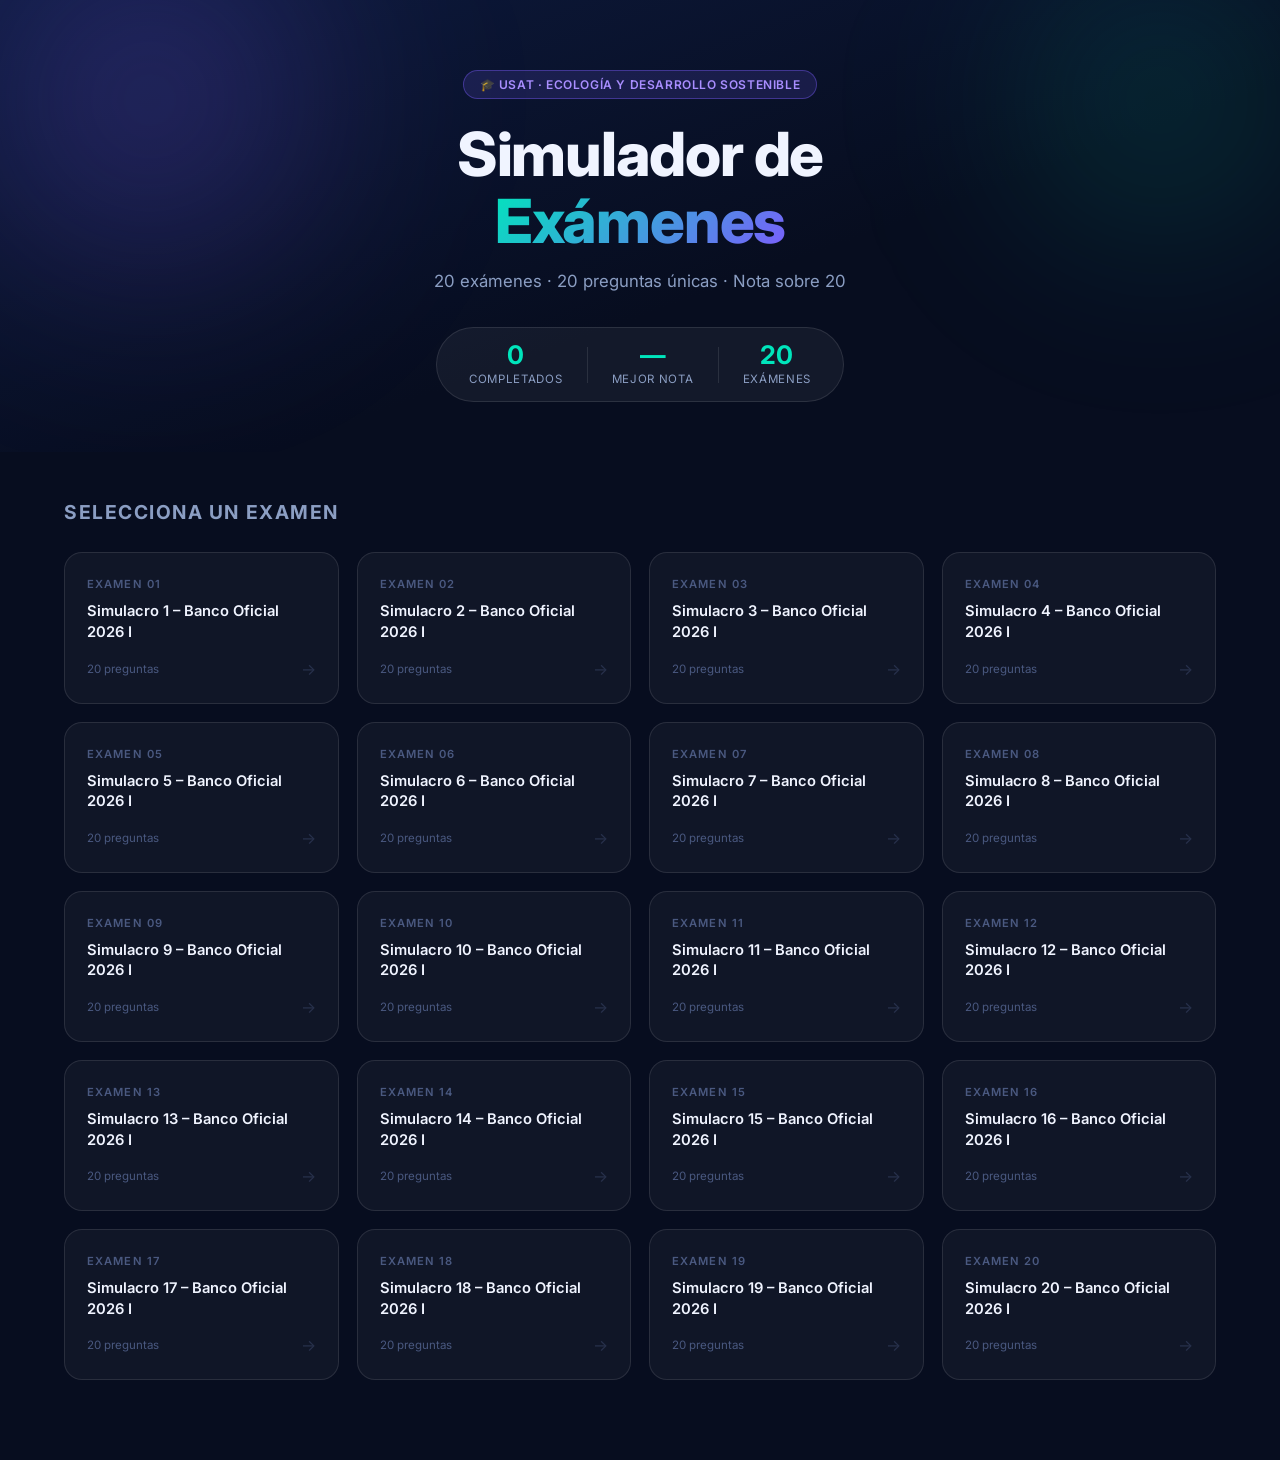
<file: index.html>
<!DOCTYPE html>
<html lang="es">
<head>
  <meta charset="UTF-8">
  <meta name="viewport" content="width=device-width, initial-scale=1.0">
  <title>Simulador de Exámenes v2 – Ecología y Desarrollo Sostenible</title>
  <meta name="description" content="Simulador de exámenes de Ecología y Desarrollo Sostenible USAT. Practica con 20 exámenes de 20 preguntas cada uno.">
  <link rel="preconnect" href="https://fonts.googleapis.com">
  <link rel="preconnect" href="https://fonts.gstatic.com" crossorigin>
  <link href="https://fonts.googleapis.com/css2?family=Inter:wght@300;400;500;600;700;800&display=swap" rel="stylesheet">
  <link rel="stylesheet" href="styles.css">
</head>
<body>

  <!-- ════════ HOME SCREEN ════════ -->
  <div id="screen-home" class="screen active">
    <header class="hero">
      <div class="hero-bg-glow glow-1"></div>
      <div class="hero-bg-glow glow-2"></div>
      <div class="hero-inner">
        <div class="badge">🎓 USAT · Ecología y Desarrollo Sostenible</div>
        <h1>Simulador de<br><span class="gradient-text">Exámenes</span></h1>
        <p class="hero-subtitle">20 exámenes · 20 preguntas únicas · Nota sobre 20</p>
        <div class="stats-bar">
          <div class="stat-item"><span class="stat-num" id="stat-completed">0</span><span class="stat-label">Completados</span></div>
          <div class="stat-divider"></div>
          <div class="stat-item"><span class="stat-num" id="stat-best">—</span><span class="stat-label">Mejor nota</span></div>
          <div class="stat-divider"></div>
          <div class="stat-item"><span class="stat-num">20</span><span class="stat-label">Exámenes</span></div>
        </div>
      </div>
    </header>

    <main class="exams-grid-container">
      <h2 class="section-title">Selecciona un Examen</h2>
      <div class="exams-grid" id="exams-grid">
        <!-- Cards injected by JS -->
      </div>
    </main>
  </div>

  <!-- ════════ EXAM SCREEN ════════ -->
  <div id="screen-exam" class="screen">
    <div class="exam-layout">
      <!-- Top bar -->
      <div class="exam-topbar glass">
        <button class="btn-icon" id="btn-exit-exam" title="Salir del examen">
          <svg width="20" height="20" viewBox="0 0 24 24" fill="none" stroke="currentColor" stroke-width="2.5"><path d="M19 12H5M12 19l-7-7 7-7"/></svg>
        </button>
        <div class="exam-title-area">
          <span class="exam-tag" id="exam-tag">Examen 01</span>
        </div>
        <div class="timer-wrap" id="timer-wrap">
          <svg width="16" height="16" viewBox="0 0 24 24" fill="none" stroke="currentColor" stroke-width="2"><circle cx="12" cy="12" r="10"/><path d="M12 6v6l4 2"/></svg>
          <span id="timer-display">35:00</span>
        </div>
      </div>

      <!-- Progress bar -->
      <div class="progress-outer">
        <div class="progress-inner" id="progress-bar"></div>
      </div>

      <!-- Question area -->
      <div class="question-area">
        <div class="question-meta">
          <span class="q-counter" id="q-counter">Pregunta 1 de 20</span>
          <span class="q-pts">1 punto</span>
        </div>
        <div class="question-card glass">
          <p class="question-text" id="question-text">Cargando pregunta...</p>
          <div class="written-answer-area" id="answer-container">
            <p class="input-label">Escribe tu respuesta:</p>
            <input type="text" id="user-input" class="glass-input" placeholder="Escribe aquí..." autocomplete="off">
            <p class="input-hint">Presiona Enter para continuar</p>
          </div>
        </div>
        <div class="nav-row">
          <button class="btn-outline" id="btn-prev">← Anterior</button>
          <span class="dots-row" id="dots-row"></span>
          <button class="btn-primary" id="btn-next">Siguiente →</button>
        </div>
        <div class="submit-row">
          <button class="btn-submit" id="btn-submit">Terminar Examen</button>
        </div>
      </div>
    </div>
  </div>

  <!-- ════════ RESULTS SCREEN ════════ -->
  <div id="screen-results" class="screen">
    <div class="results-layout">
      <div class="results-hero glass">
        <div class="score-ring-wrap">
          <svg class="score-ring" viewBox="0 0 200 200" width="180" height="180">
            <circle class="ring-bg" cx="100" cy="100" r="82" fill="none" stroke-width="14"/>
            <circle class="ring-fill" id="ring-fill" cx="100" cy="100" r="82" fill="none" stroke-width="14"
              stroke-dasharray="515" stroke-dashoffset="515" stroke-linecap="round"/>
          </svg>
          <div class="score-center">
            <span class="score-num" id="result-score">0</span>
            <span class="score-denom">/ 20</span>
          </div>
        </div>
        <div class="result-info">
          <h2 class="result-title" id="result-title">¡Buen trabajo!</h2>
          <p class="result-exam-name" id="result-exam-name">Examen 01</p>
          <div class="result-chips">
            <span class="chip chip-green" id="result-correct">✓ 0 Correctas</span>
            <span class="chip chip-red" id="result-wrong">✗ 0 Incorrectas</span>
          </div>
        </div>
      </div>

      <div class="results-actions">
        <button class="btn-primary" id="btn-review">📋 Revisar Respuestas</button>
        <button class="btn-outline" id="btn-retry">🔁 Repetir Examen</button>
        <button class="btn-outline" id="btn-home">🏠 Ir al Inicio</button>
      </div>

      <div class="review-section" id="review-section" style="display:none">
        <h3 class="section-title">Revisión Detallada</h3>
        <div class="review-list" id="review-list"></div>
      </div>
    </div>
  </div>

  <!-- Confirm exit modal -->
  <div id="modal-exit" class="modal-overlay" style="display:none">
    <div class="modal-box glass">
      <h3>¿Salir del examen?</h3>
      <p>Perderás tu progreso actual en este examen.</p>
      <div class="modal-actions">
        <button class="btn-outline" id="modal-cancel">Continuar</button>
        <button class="btn-danger" id="modal-confirm">Salir</button>
      </div>
    </div>
  </div>

  <!-- Modal de Estudio (Fundamentos) -->
  <div id="modal-study" class="modal-overlay" style="display:none">
    <div class="modal-box study-card glass">
      <div class="study-header">
        <div class="study-icon">📖</div>
        <div class="study-info">
          <h3 id="study-title">Fundamento Teórico</h3>
          <span id="study-source">Sesión 01</span>
        </div>
        <button id="study-close" class="close-btn">&times;</button>
      </div>
      <div class="study-body">
        <p id="study-content">Cargando fundamento...</p>
      </div>
      <div class="study-footer">
        <button id="study-btn-ok" class="btn-primary" style="width:100%">Entendido</button>
      </div>
    </div>
  </div>

  <script src="js/study_data.js"></script>
  <script src="js/data.js"></script>
  <script src="js/app.js"></script>
</body>
</html>
</file>
<file: styles.css>
/* ═══════════════════════════════════════════════════
   EXAM SIMULATOR · ECOLOGÍA Y DESARROLLO SOSTENIBLE
   Premium Dark Glassmorphism Design
   ═══════════════════════════════════════════════════ */

/* ── Reset & Base ── */
*, *::before, *::after { box-sizing: border-box; margin: 0; padding: 0; }

:root {
  --bg-deep: #070d1f;
  --bg-mid: #0d1633;
  --bg-card: rgba(255,255,255,0.04);
  --bg-card-hover: rgba(255,255,255,0.08);
  --glass-border: rgba(255,255,255,0.1);
  --accent: #00e5bc;
  --accent-2: #7c5cfc;
  --accent-3: #ff6b6b;
  --accent-gold: #ffd166;
  --text-primary: #f0f4ff;
  --text-secondary: #8b9ec3;
  --text-muted: #4a5980;
  --success: #00e5bc;
  --danger: #ff5a5a;
  --warning: #ffd166;
  --radius: 18px;
  --radius-sm: 10px;
  --shadow: 0 8px 40px rgba(0,0,0,0.5);
  --transition: 0.25s cubic-bezier(0.4,0,0.2,1);
}

html { scroll-behavior: smooth; }
body {
  font-family: 'Inter', sans-serif;
  background: var(--bg-deep);
  color: var(--text-primary);
  min-height: 100vh;
  overflow-x: hidden;
}

/* ── Screens ── */
.screen { display: none; min-height: 100vh; }
.screen.active { display: block; }

/* ── Glass Mixin ── */
.glass {
  background: var(--bg-card);
  backdrop-filter: blur(20px);
  -webkit-backdrop-filter: blur(20px);
  border: 1px solid var(--glass-border);
  border-radius: var(--radius);
}

/* ═══════════════════════════
   HOME SCREEN
   ═══════════════════════════ */
.hero {
  position: relative;
  overflow: hidden;
  padding: 70px 24px 50px;
  text-align: center;
  background: linear-gradient(160deg, #0d1a3e 0%, #070d1f 60%);
}
.hero-bg-glow {
  position: absolute;
  border-radius: 50%;
  filter: blur(90px);
  pointer-events: none;
}
.glow-1 {
  width: 500px; height: 500px;
  top: -150px; left: -100px;
  background: radial-gradient(circle, rgba(124,92,252,0.3) 0%, transparent 70%);
}
.glow-2 {
  width: 400px; height: 400px;
  top: -100px; right: -80px;
  background: radial-gradient(circle, rgba(0,229,188,0.2) 0%, transparent 70%);
}
.hero-inner { position: relative; z-index: 1; max-width: 750px; margin: 0 auto; }

.badge {
  display: inline-block;
  background: rgba(124,92,252,0.15);
  border: 1px solid rgba(124,92,252,0.4);
  color: #a98eff;
  font-size: 0.75rem;
  font-weight: 600;
  letter-spacing: 0.05em;
  text-transform: uppercase;
  padding: 6px 16px;
  border-radius: 50px;
  margin-bottom: 22px;
}

h1 {
  font-size: clamp(2.4rem, 6vw, 3.8rem);
  font-weight: 800;
  line-height: 1.1;
  margin-bottom: 16px;
  letter-spacing: -0.02em;
}
.gradient-text {
  background: linear-gradient(135deg, var(--accent) 0%, var(--accent-2) 100%);
  -webkit-background-clip: text;
  -webkit-text-fill-color: transparent;
  background-clip: text;
}

.hero-subtitle {
  font-size: 1.05rem;
  color: var(--text-secondary);
  font-weight: 400;
  margin-bottom: 36px;
}

/* Stats bar */
.stats-bar {
  display: inline-flex;
  align-items: center;
  gap: 24px;
  background: rgba(255,255,255,0.05);
  border: 1px solid var(--glass-border);
  border-radius: 50px;
  padding: 14px 32px;
}
.stat-item { text-align: center; }
.stat-num { display: block; font-size: 1.6rem; font-weight: 700; color: var(--accent); line-height: 1; }
.stat-label { font-size: 0.72rem; color: var(--text-secondary); text-transform: uppercase; letter-spacing: 0.06em; margin-top: 3px; }
.stat-divider { width: 1px; height: 36px; background: var(--glass-border); }

/* Grid section */
.exams-grid-container {
  max-width: 1200px;
  margin: 0 auto;
  padding: 48px 24px 80px;
}
.section-title {
  font-size: 1.2rem;
  font-weight: 700;
  color: var(--text-secondary);
  text-transform: uppercase;
  letter-spacing: 0.08em;
  margin-bottom: 28px;
}

.exams-grid {
  display: grid;
  grid-template-columns: repeat(auto-fill, minmax(220px, 1fr));
  gap: 18px;
}

/* Exam Card */
.exam-card {
  position: relative;
  padding: 24px 22px;
  border-radius: var(--radius);
  cursor: pointer;
  transition: var(--transition);
  background: var(--bg-card);
  border: 1px solid var(--glass-border);
  overflow: hidden;
}
.exam-card::before {
  content: '';
  position: absolute;
  inset: 0;
  background: linear-gradient(135deg, rgba(124,92,252,0.08), rgba(0,229,188,0.05));
  opacity: 0;
  transition: var(--transition);
}
.exam-card:hover { transform: translateY(-4px); border-color: rgba(124,92,252,0.4); box-shadow: 0 12px 40px rgba(0,0,0,0.4); }
.exam-card:hover::before { opacity: 1; }
.exam-card.completed { border-color: rgba(0,229,188,0.35); }
.exam-card.completed::after {
  content: '✓';
  position: absolute;
  top: 14px; right: 14px;
  width: 24px; height: 24px;
  background: var(--accent);
  color: #000;
  border-radius: 50%;
  font-size: 0.7rem;
  font-weight: 800;
  display: flex; align-items: center; justify-content: center;
}
.card-num {
  font-size: 0.7rem;
  color: var(--text-muted);
  font-weight: 600;
  letter-spacing: 0.1em;
  text-transform: uppercase;
  margin-bottom: 10px;
}
.card-title {
  font-size: 0.92rem;
  font-weight: 600;
  color: var(--text-primary);
  line-height: 1.4;
  margin-bottom: 16px;
}
.card-meta {
  display: flex;
  align-items: center;
  justify-content: space-between;
  font-size: 0.72rem;
  color: var(--text-muted);
}
.card-score {
  font-size: 0.8rem;
  font-weight: 700;
  color: var(--accent);
}
.card-arrow { font-size: 1rem; opacity: 0.4; transition: var(--transition); }
.exam-card:hover .card-arrow { opacity: 1; transform: translateX(3px); }

/* ═══════════════════════════
   EXAM SCREEN
   ═══════════════════════════ */
.exam-layout {
  max-width: 800px;
  margin: 0 auto;
  padding: 0 20px 60px;
  min-height: 100vh;
  display: flex;
  flex-direction: column;
}

.exam-topbar {
  display: flex;
  align-items: center;
  justify-content: space-between;
  padding: 14px 20px;
  margin: 20px 0 10px;
  border-radius: 50px;
}
.btn-icon {
  background: rgba(255,255,255,0.07);
  border: 1px solid var(--glass-border);
  color: var(--text-primary);
  border-radius: 50%;
  width: 38px; height: 38px;
  display: flex; align-items: center; justify-content: center;
  cursor: pointer;
  transition: var(--transition);
}
.btn-icon:hover { background: rgba(255,255,255,0.14); }

.exam-title-area { display: flex; align-items: center; gap: 10px; }
.exam-tag {
  background: rgba(124,92,252,0.2);
  border: 1px solid rgba(124,92,252,0.35);
  color: #b39dff;
  font-size: 0.78rem;
  font-weight: 600;
  padding: 5px 14px;
  border-radius: 50px;
}

.timer-wrap {
  display: flex;
  align-items: center;
  gap: 7px;
  font-size: 0.95rem;
  font-weight: 700;
  color: var(--text-primary);
  font-variant-numeric: tabular-nums;
  padding: 6px 14px;
  background: rgba(255,255,255,0.07);
  border-radius: 50px;
}
.timer-wrap.urgent { color: var(--danger); animation: pulse 1s infinite; }
@keyframes pulse {
  0%,100% { opacity: 1; }
  50% { opacity: 0.5; }
}

/* Progress bar */
.progress-outer {
  height: 4px;
  background: rgba(255,255,255,0.08);
  border-radius: 100px;
  margin: 16px 0 30px;
  overflow: hidden;
}
.progress-inner {
  height: 100%;
  background: linear-gradient(90deg, var(--accent-2), var(--accent));
  border-radius: 100px;
  transition: width 0.5s cubic-bezier(0.4,0,0.2,1);
}

/* Question area */
.question-area { flex: 1; }
.question-meta {
  display: flex;
  justify-content: space-between;
  align-items: center;
  margin-bottom: 14px;
}
.q-counter { font-size: 0.85rem; font-weight: 600; color: var(--text-secondary); }
.q-pts {
  font-size: 0.75rem;
  color: var(--accent);
  font-weight: 600;
  background: rgba(0,229,188,0.1);
  border: 1px solid rgba(0,229,188,0.2);
  padding: 3px 10px;
  border-radius: 50px;
}

.question-card {
  padding: 28px;
  margin-bottom: 24px;
}
.question-text {
  font-size: 1.08rem;
  font-weight: 600;
  line-height: 1.6;
  color: var(--text-primary);
  margin-bottom: 28px;
}

.written-answer-area { display: flex; flex-direction: column; gap: 12px; }
.input-label { font-size: 0.8rem; font-weight: 600; color: var(--text-secondary); text-transform: uppercase; letter-spacing: 0.05em; }
.glass-input {
  background: rgba(255,255,255,0.05);
  border: 1.5px solid var(--glass-border);
  border-radius: var(--radius-sm);
  padding: 16px 20px;
  color: var(--text-primary);
  font-family: 'Inter', sans-serif;
  font-size: 1.1rem;
  width: 100%;
  outline: none;
  transition: var(--transition);
}
.glass-input:focus {
  background: rgba(124,92,252,0.1);
  border-color: var(--accent-2);
  box-shadow: 0 0 20px rgba(124,92,252,0.2);
}
.input-hint { font-size: 0.72rem; color: var(--text-muted); font-style: italic; }

.option-letter { /* Keep this for results/review markers */
  min-width: 30px; height: 30px;
  border-radius: 50%;
  background: rgba(255,255,255,0.07);
  border: 1px solid rgba(255,255,255,0.12);
  font-weight: 700;
  font-size: 0.75rem;
  display: flex; align-items: center; justify-content: center;
  flex-shrink: 0;
}

/* Nav row */
.nav-row {
  display: flex;
  align-items: center;
  justify-content: space-between;
  margin-bottom: 16px;
}
.dots-row { display: flex; gap: 5px; flex-wrap: wrap; justify-content: center; flex: 1; padding: 0 12px; }
.dot {
  width: 8px; height: 8px;
  border-radius: 50%;
  background: rgba(255,255,255,0.15);
  cursor: pointer;
  transition: var(--transition);
}
.dot.answered { background: var(--accent); }
.dot.current { background: var(--accent-2); transform: scale(1.3); }

.submit-row { text-align: center; }

/* Buttons */
.btn-primary, .btn-outline, .btn-submit, .btn-danger {
  padding: 12px 24px;
  border-radius: 50px;
  font-family: 'Inter', sans-serif;
  font-size: 0.9rem;
  font-weight: 600;
  cursor: pointer;
  transition: var(--transition);
  border: none;
}
.btn-primary {
  background: linear-gradient(135deg, var(--accent-2), var(--accent));
  color: #fff;
  box-shadow: 0 4px 20px rgba(124,92,252,0.35);
}
.btn-primary:hover { transform: translateY(-2px); box-shadow: 0 8px 28px rgba(124,92,252,0.5); }
.btn-outline {
  background: transparent;
  border: 1.5px solid var(--glass-border);
  color: var(--text-primary);
}
.btn-outline:hover { border-color: rgba(255,255,255,0.3); background: rgba(255,255,255,0.05); }
.btn-submit {
  background: linear-gradient(135deg, #ff6b6b, #ff8e53);
  color: #fff;
  padding: 14px 40px;
  font-size: 1rem;
  box-shadow: 0 4px 20px rgba(255,107,107,0.35);
}
.btn-submit:hover { transform: translateY(-2px); box-shadow: 0 8px 28px rgba(255,107,107,0.5); }
.btn-danger {
  background: var(--danger);
  color: #fff;
  padding: 11px 22px;
}
.btn-danger:hover { background: #ff3333; }

/* ═══════════════════════════
   RESULTS SCREEN
   ═══════════════════════════ */
.results-layout {
  max-width: 720px;
  margin: 0 auto;
  padding: 40px 20px 80px;
}

.results-hero {
  display: flex;
  align-items: center;
  gap: 36px;
  padding: 36px;
  margin-bottom: 24px;
}
.score-ring-wrap { position: relative; flex-shrink: 0; }
.score-center {
  position: absolute;
  inset: 0;
  display: flex;
  flex-direction: column;
  align-items: center;
  justify-content: center;
}
.score-num { font-size: 2.8rem; font-weight: 800; color: var(--text-primary); line-height: 1; }
.score-denom { font-size: 0.9rem; color: var(--text-secondary); font-weight: 500; }

.ring-bg { stroke: rgba(255,255,255,0.08); }
.ring-fill { stroke: var(--accent); transform: rotate(-90deg); transform-origin: center; transition: stroke-dashoffset 1.2s cubic-bezier(0.4,0,0.2,1); }
.ring-fill.low { stroke: var(--danger); }
.ring-fill.mid { stroke: var(--warning); }

.result-info { flex: 1; }
.result-title { font-size: 1.7rem; font-weight: 800; margin-bottom: 6px; }
.result-exam-name { font-size: 0.88rem; color: var(--text-secondary); margin-bottom: 18px; }
.result-chips { display: flex; gap: 10px; flex-wrap: wrap; }
.chip {
  padding: 6px 16px;
  border-radius: 50px;
  font-size: 0.8rem;
  font-weight: 700;
}
.chip-green { background: rgba(0,229,188,0.12); border: 1px solid rgba(0,229,188,0.3); color: var(--accent); }
.chip-red { background: rgba(255,90,90,0.12); border: 1px solid rgba(255,90,90,0.3); color: var(--danger); }

.results-actions {
  display: flex;
  gap: 12px;
  flex-wrap: wrap;
  margin-bottom: 36px;
}
.results-actions > * { flex: 1; min-width: 140px; text-align: center; }

/* Review list */
.review-list { display: flex; flex-direction: column; gap: 16px; }
.review-item {
  border-radius: var(--radius-sm);
  padding: 16px 20px;
  border: 1.5px solid;
}
.review-item.rv-correct { background: rgba(0,229,188,0.06); border-color: rgba(0,229,188,0.25); }
.review-item.rv-wrong { background: rgba(255,90,90,0.06); border-color: rgba(255,90,90,0.25); }
.rv-header { display: flex; align-items: flex-start; gap: 10px; margin-bottom: 8px; }
.rv-num { font-size: 0.7rem; font-weight: 700; color: var(--text-muted); min-width: 22px; padding-top: 2px; }
.rv-q { font-size: 0.88rem; font-weight: 600; color: var(--text-primary); line-height: 1.45; }
.rv-answers { padding-left: 32px; display: flex; flex-direction: column; gap: 5px; }
.rv-ans {
  font-size: 0.82rem;
  display: flex;
  align-items: center;
  gap: 8px;
}
.rv-ans .lbl { font-weight: 600; color: var(--text-muted); min-width: 95px; }
.rv-ans .val-correct { color: var(--accent); font-weight: 600; }
.rv-ans .val-wrong { color: var(--danger); text-decoration: line-through; opacity: 0.7; }

/* ═══════════════════════════
   MODAL
   ═══════════════════════════ */
.modal-overlay {
  position: fixed;
  inset: 0;
  background: rgba(0,0,0,0.7);
  backdrop-filter: blur(8px);
  z-index: 999;
  display: flex;
  align-items: center;
  justify-content: center;
  padding: 20px;
}
.modal-box {
  padding: 32px;
  max-width: 380px;
  width: 100%;
  text-align: center;
}
.modal-box h3 { font-size: 1.2rem; font-weight: 700; margin-bottom: 10px; }
.modal-box p { font-size: 0.9rem; color: var(--text-secondary); margin-bottom: 24px; }
.modal-actions { display: flex; gap: 12px; justify-content: center; }
.modal-actions > * { flex: 1; }

/* ── Scrollbar ── */
::-webkit-scrollbar { width: 6px; }
::-webkit-scrollbar-track { background: var(--bg-deep); }
::-webkit-scrollbar-thumb { background: rgba(255,255,255,0.1); border-radius: 3px; }
::-webkit-scrollbar-thumb:hover { background: rgba(255,255,255,0.2); }

/* ── Responsive ── */
@media (max-width: 600px) {
  .exams-grid { grid-template-columns: 1fr 1fr; }
  .results-hero { flex-direction: column; text-align: center; }
  .stats-bar { gap: 14px; padding: 12px 20px; }
  h1 { font-size: 2rem; }
}
@media (max-width: 400px) {
  .exams-grid { grid-template-columns: 1fr; }
}

/* ── Entrance animations ── */
@keyframes fadeUp {
  from { opacity: 0; transform: translateY(20px); }
  to { opacity: 1; transform: translateY(0); }
}
.exam-card { animation: fadeUp 0.5s ease both; }
.exam-card:nth-child(1)  { animation-delay: 0.03s; }
.exam-card:nth-child(2)  { animation-delay: 0.06s; }
.exam-card:nth-child(3)  { animation-delay: 0.09s; }
.exam-card:nth-child(4)  { animation-delay: 0.12s; }
.exam-card:nth-child(5)  { animation-delay: 0.15s; }
.exam-card:nth-child(6)  { animation-delay: 0.18s; }
.exam-card:nth-child(7)  { animation-delay: 0.21s; }
.exam-card:nth-child(8)  { animation-delay: 0.24s; }
.exam-card:nth-child(9)  { animation-delay: 0.27s; }
.exam-card:nth-child(10) { animation-delay: 0.30s; }
.exam-card:nth-child(11) { animation-delay: 0.33s; }
.exam-card:nth-child(12) { animation-delay: 0.36s; }
.exam-card:nth-child(13) { animation-delay: 0.39s; }
.exam-card:nth-child(14) { animation-delay: 0.42s; }
.exam-card:nth-child(15) { animation-delay: 0.45s; }
.exam-card:nth-child(16) { animation-delay: 0.48s; }
.exam-card:nth-child(17) { animation-delay: 0.51s; }
.exam-card:nth-child(18) { animation-delay: 0.54s; }
.exam-card:nth-child(19) { animation-delay: 0.57s; }
.exam-card:nth-child(20) { animation-delay: 0.60s; }

/* ════════ STUDY MODAL & LEARN BTN ════════ */
.study-card {
  max-width: 500px !important;
  padding: 0 !important;
  overflow: hidden;
}
.study-header {
  padding: 1.5rem;
  background: rgba(255, 255, 255, 0.05);
  display: flex;
  align-items: center;
  gap: 1rem;
  border-bottom: 1px solid rgba(255, 255, 255, 0.1);
  position: relative;
}
.study-icon {
  font-size: 1.5rem;
  width: 40px;
  height: 40px;
  background: var(--primary-glow);
  display: flex;
  align-items: center;
  justify-content: center;
  border-radius: 10px;
}
.study-info h3 {
  margin: 0;
  font-size: 1.1rem;
  font-weight: 700;
}
#study-source {
  font-size: 0.8rem;
  opacity: 0.6;
}
.study-body {
  padding: 1.5rem;
  max-height: 300px;
  overflow-y: auto;
  line-height: 1.6;
  font-size: 0.95rem;
  white-space: pre-wrap;
}
.study-footer {
  padding: 1.5rem;
}
.close-btn {
  position: absolute;
  top: 1rem;
  right: 1rem;
  background: none;
  border: none;
  color: white;
  font-size: 1.5rem;
  cursor: pointer;
  opacity: 0.5;
}
.close-btn:hover { opacity: 1; }

.btn-learn {
  margin-top: 10px;
  padding: 8px 16px;
  background: rgba(255, 255, 255, 0.1);
  border: 1px solid rgba(255, 255, 255, 0.2);
  color: white;
  border-radius: 10px;
  font-size: 0.8rem;
  font-weight: 600;
  cursor: pointer;
  display: inline-flex;
  align-items: center;
  gap: 8px;
  transition: 0.2s;
}
.btn-learn:hover {
  background: var(--primary-glow);
  border-color: transparent;
  transform: translateY(-2px);
}
</file>
